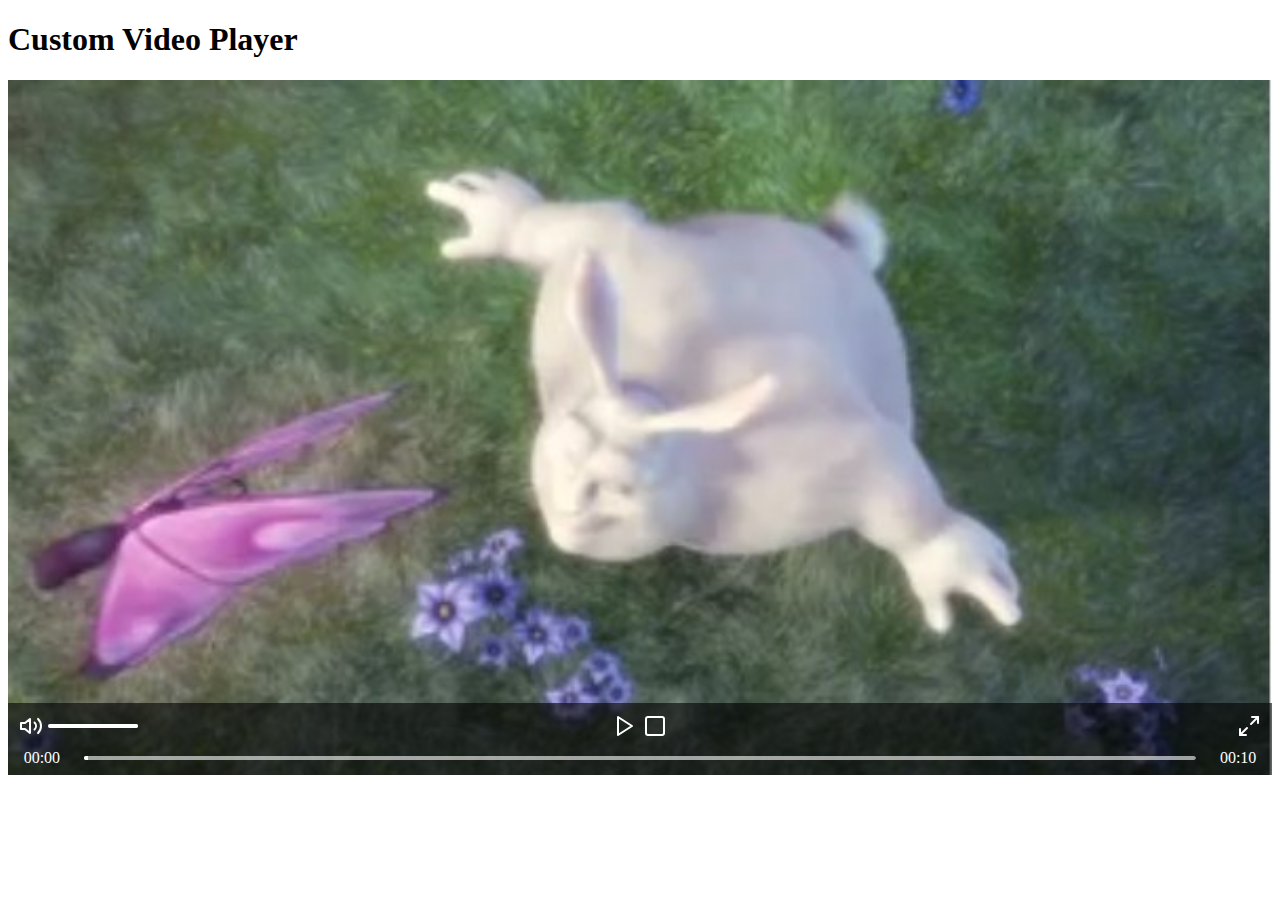
<file: 01.custom-video-player/index.html>
<!DOCTYPE html>
<html lang="en">
<head>
    <meta charset="UTF-8">
    <meta name="viewport" content="width=device-width, initial-scale=1, shrink-to-fit=no">
    <link rel="stylesheet" href="styles/styles.css">
    <title>Custom Video Player</title>
</head>
<body>
<section>
    <h1>Custom Video Player</h1>
    <div id="video-wrapper"></div>
</section>

<script src="scripts/video.js"></script>
<script src="scripts/index.js"></script>

</body>
</html>
</file>
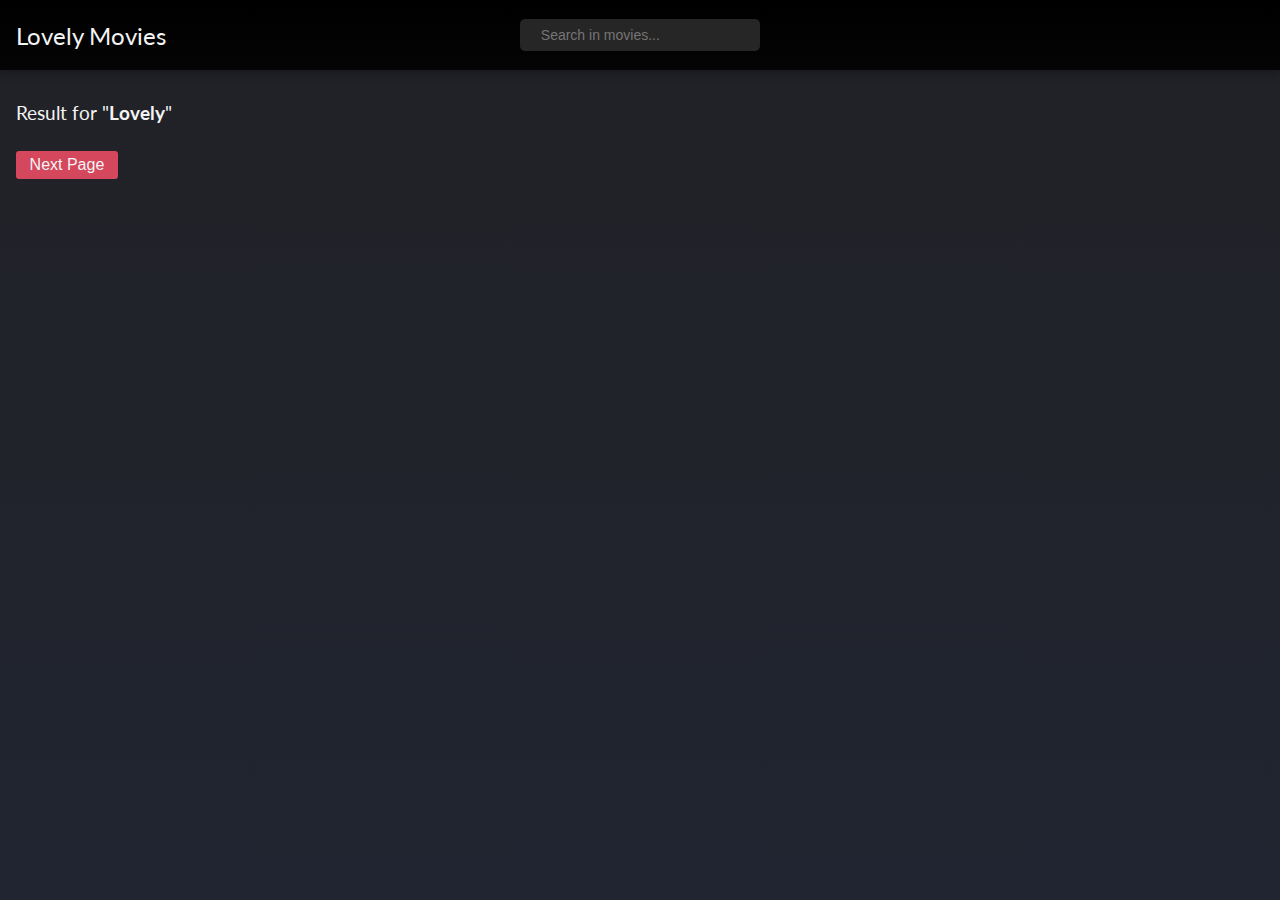
<file: 02.lovely-movies/index.html>
<!DOCTYPE html>
<html lang="en">
<head>
    <meta charset="UTF-8">
    <meta name="viewport" content="width=device-width, initial-scale=1, shrink-to-fit=no">
    <link href="https://fonts.googleapis.com/css?family=Lato:300,400,400i,700&display=swap" rel="stylesheet">
    <link rel="stylesheet" href="styles/styles.css">
    <title>Lovely Movies</title>
    <!--    http://www.omdbapi.com/?s=irishman&apiKey=3ef4ab9e -->
</head>
<body>
<header class="main-header">
    <h1 class="main-header__branding">Lovely Movies</h1>
    <div class="main-header__search">
        <span class="loader"></span>
        <input type="search" placeholder="Search in movies..."
               autocomplete="off" id="search">
    </div>
</header>
<main class="content">
    <section class="content__result">
        <h3>Result for "<strong id="search-trend">Lovely</strong>"&nbsp;<span id="page-number"></span></h3>
        <span class="loader"></span>
        <div class="content__result__list" id="result-wrapper"></div>
        <button class="content__result__next-btn" id="next-btn">Next Page</button>
    </section>
    <section class="movie-details" id="id-details-wrapper">
        <span class="movie-details__close">×</span>
    </section>
</main>
<footer class="main-footer"></footer>
<script src="scripts/services.js"></script>
<script src="scripts/index.js"></script>
</body>
</html>
</file>
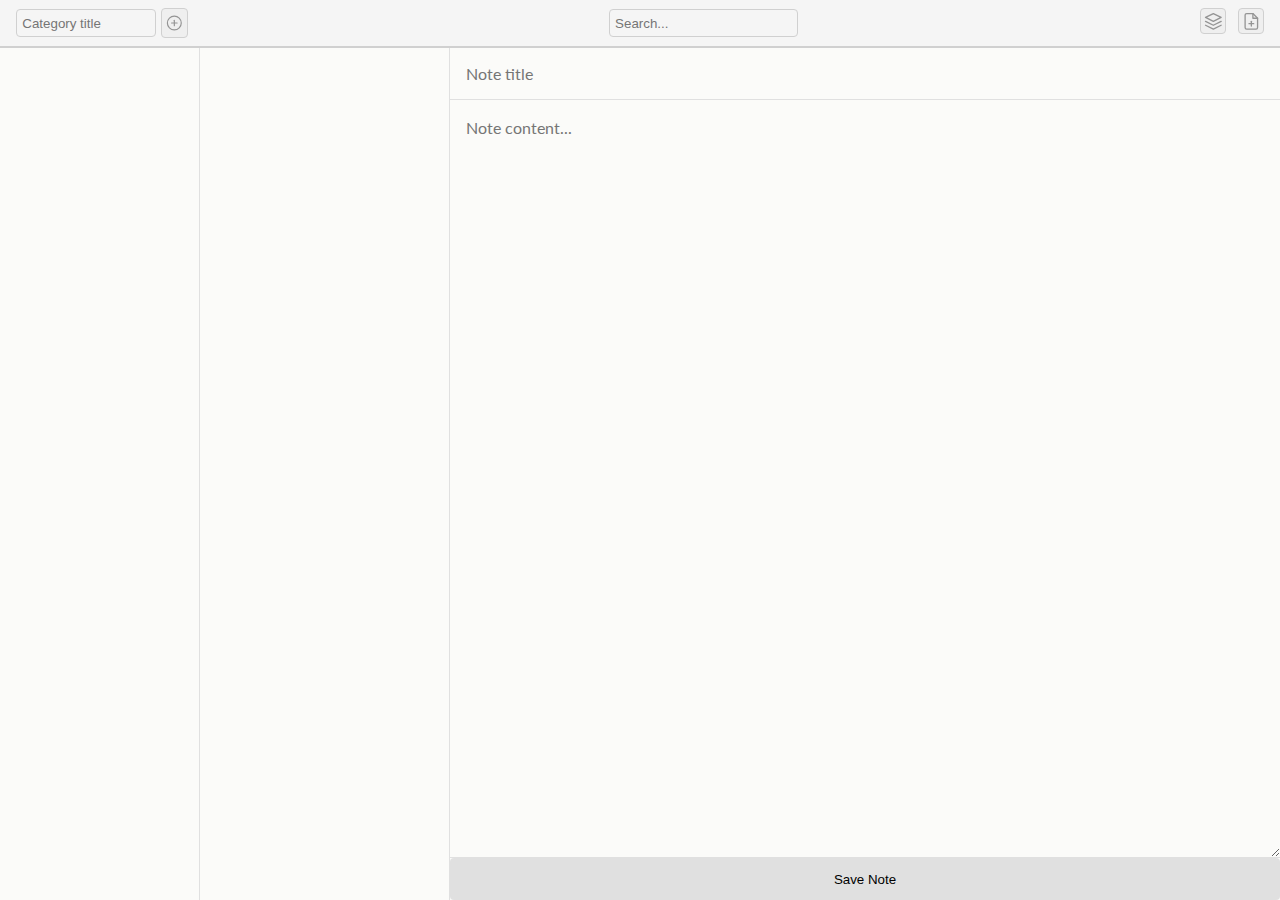
<file: 03.notes-app/index.html>
<!DOCTYPE html>
<html lang="en">
<head>
    <meta charset="UTF-8">
    <meta name="viewport" content="width=device-width, initial-scale=1, shrink-to-fit=no">
    <link rel="stylesheet" href="styles/styles.css">
    <link href="https://fonts.googleapis.com/css?family=Lato:300,400,400i,700&display=swap" rel="stylesheet">
    <title>Notes App</title>
</head>
<body>
<div id="note-app">
    <header class="toolbox">
        <form id="add-category-form">
            <div class="input-field">
                <input type="text" placeholder="Category title">
            </div>
            <button type="submit"
                    class="icon-button toolbox__btn"
                    title="Add New Category">
                <svg viewBox="0 0 24 24" fill="none" stroke="currentColor"
                     stroke-width="2" stroke-linecap="round" stroke-linejoin="round">
                    <circle cx="12" cy="12" r="10"></circle>
                    <line x1="12" y1="8" x2="12" y2="16"></line>
                    <line x1="8" y1="12" x2="16" y2="12"></line>
                </svg>
            </button>
        </form>

        <div class="input-field">
            <span class="icon"></span>
            <input type="search" placeholder="Search..." id="search-input">
        </div>

        <div class="actions">
            <button class="icon-button toolbox__btn"
                    title="Show All Notes"
                    id="show-all-notes">
                <svg viewBox="0 0 24 24" fill="none" stroke="currentColor"
                     stroke-width="2" stroke-linecap="round" stroke-linejoin="round">
                    <polygon points="12 2 2 7 12 12 22 7 12 2"></polygon>
                    <polyline points="2 17 12 22 22 17"></polyline>
                    <polyline points="2 12 12 17 22 12"></polyline>
                </svg>

            </button>
            <button class="icon-button toolbox__btn"
                    title="Add New Note"
                    id="new-note-btn">
                <svg viewBox="0 0 24 24" fill="none" stroke="currentColor"
                     stroke-width="2" stroke-linecap="round" stroke-linejoin="round">
                    <path d="M14 2H6a2 2 0 0 0-2 2v16a2 2 0 0 0 2 2h12a2 2 0 0 0 2-2V8z"></path>
                    <polyline points="14 2 14 8 20 8"></polyline>
                    <line x1="12" y1="18" x2="12" y2="12"></line>
                    <line x1="9" y1="15" x2="15" y2="15"></line>
                </svg>
            </button>
        </div>
    </header>
    <main>
        <section id="categories-list"></section>

        <section id="notes-list"></section>

        <section id="note-editor">
            <form id="note-add-edit-form">
                <input type="text" name="note-title"
                       autocomplete="off"
                       placeholder="Note title"/>
                <textarea name="note-content" id="note-content" placeholder="Note content..."></textarea>
                <button type="submit">Save Note</button>
            </form>
        </section>

    </main>
</div>
<script src="scripts/note.js"></script>
<script src="scripts/note-dom-helper.js"></script>
<script src="scripts/index.js"></script>
</body>
</html>
</file>
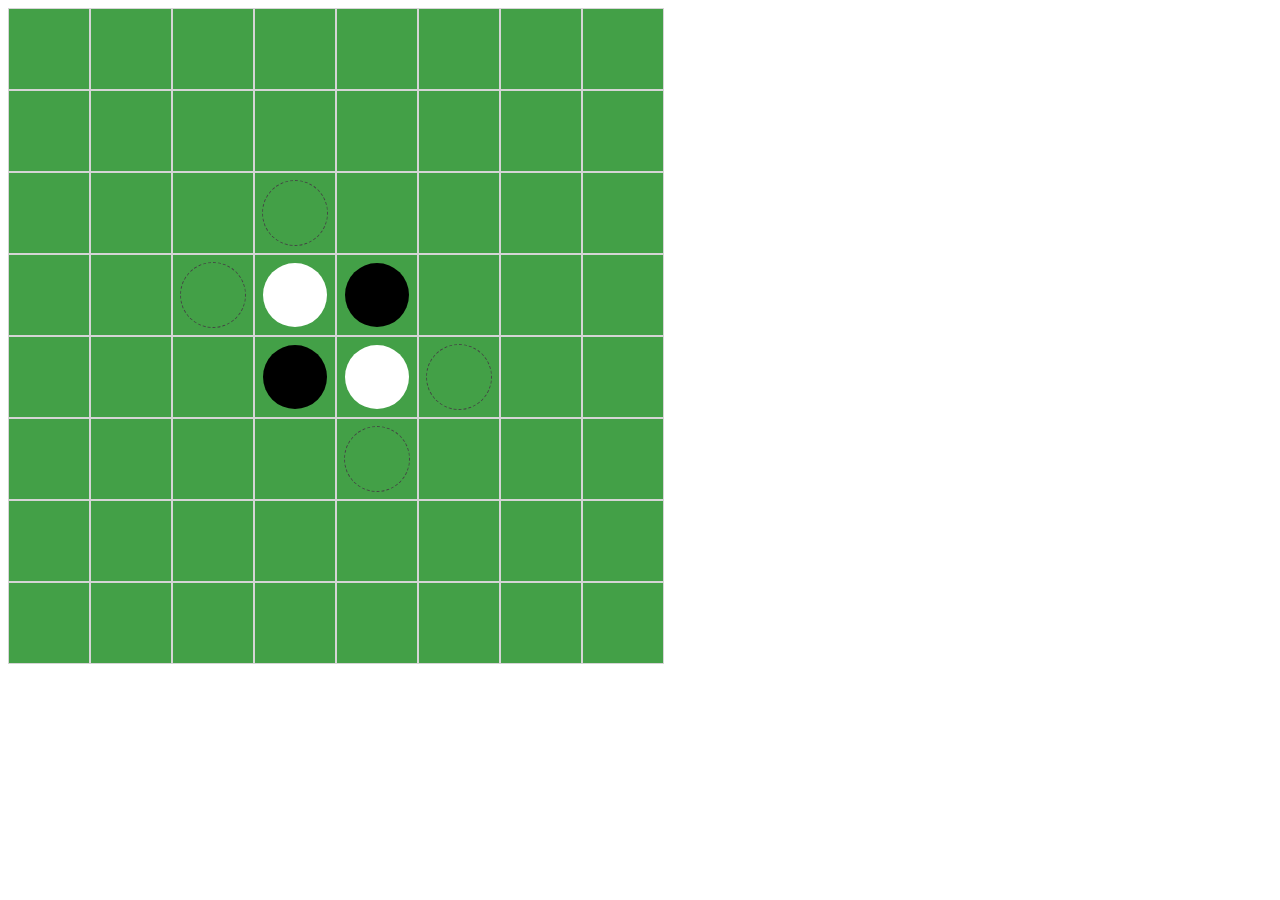
<file: 04.othello-board-game/index.html>
<!DOCTYPE html>
<html lang="en">
<head>
    <meta charset="UTF-8">
    <meta name="viewport" content="width=device-width, initial-scale=1, shrink-to-fit=no">
    <title>Othello Board Game</title>
</head>
<body>
<section>
    <div id="othello"></div>
    <div id="result"></div>

</section>
<script src="scripts/cell.js"></script>
<script src="scripts/board.js"></script>
<script src="scripts/index.js"></script>
</body>
</html>
</file>
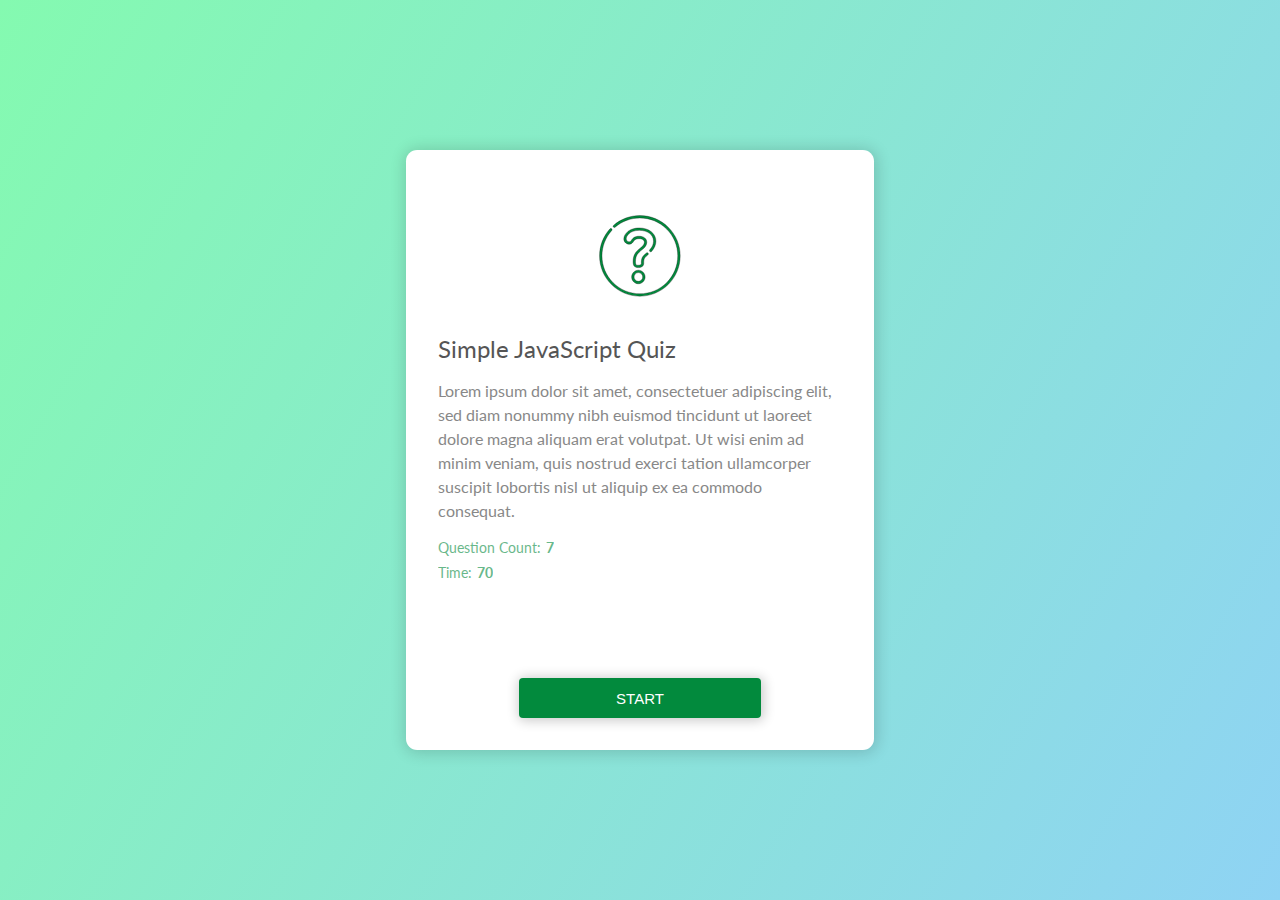
<file: 05.quiz-app/index.html>
<!DOCTYPE html>
<html lang="en">
<head>
    <meta charset="UTF-8">
    <meta name="viewport" content="width=device-width, initial-scale=1, shrink-to-fit=no">
    <link href="https://fonts.googleapis.com/css?family=Lato:300,400,400i,700&display=swap" rel="stylesheet">
    <link rel="stylesheet" href="styles/styles.css">
    <title>Simple Quiz</title>
</head>
<body>
<div id="quiz-app">

    <section class="center-card quiz-details" id="quiz-details">
        <div class="quiz-details__question-icon">
            <svg viewBox="-10 -10 540 540" width="85px" height="85px">
                <path d="m437.019531 74.980469c-48.351562-48.351563-112.640625-74.980469-181.019531-74.980469-61.554688 0-121.039062 22.160156-167.5 62.402344-3.175781 2.75-3.519531 7.554687-.769531 10.726562 2.75 3.175782 7.550781 3.519532 10.726562.769532 43.695313-37.847657 99.644531-58.691407 157.542969-58.691407 64.316406 0 124.785156 25.046875 170.265625 70.527344s70.527344 105.949219 70.527344 170.265625-25.046875 124.785156-70.527344 170.265625-105.949219 70.527344-170.265625 70.527344-124.785156-25.046875-170.265625-70.527344-70.527344-105.949219-70.527344-170.265625c0-59.824219 22.082031-117.175781 62.183594-161.484375 2.816406-3.113281 2.574219-7.921875-.539063-10.742187-3.113281-2.816407-7.921874-2.578126-10.738281.539062-42.632812 47.109375-66.113281 108.082031-66.113281 171.6875 0 68.378906 26.628906 132.667969 74.980469 181.019531 48.351562 48.351563 112.640625 74.980469 181.019531 74.980469s132.667969-26.628906 181.019531-74.980469c48.351563-48.351562 74.980469-112.640625 74.980469-181.019531s-26.628906-132.667969-74.980469-181.019531zm0 0"/>
                <path d="m246.332031 347.125c-23.480469 0-42.585937 19.3125-42.585937 43.046875s19.105468 43.046875 42.585937 43.046875c11.527344 0 22.382813-4.585938 30.566407-12.917969 7.929687-8.074219 12.480468-19.054687 12.480468-30.128906 0-11.378906-4.511718-22.15625-12.699218-30.347656-8.191407-8.1875-18.96875-12.699219-30.347657-12.699219zm0 70.886719c-15.097656 0-27.378906-12.488281-27.378906-27.839844s12.28125-27.839844 27.378906-27.839844c15.089844 0 27.835938 12.75 27.835938 27.839844s-12.746094 27.839844-27.835938 27.839844zm0 0"/>
                <path d="m319.605469 228.371094c3.167969 2.765625 7.96875 2.4375 10.730469-.726563 18.324218-20.992187 27.617187-42.96875 27.617187-65.316406 0-23.566406-10.585937-44.929687-29.804687-60.152344-19.320313-15.300781-45.539063-23.386719-75.828126-23.386719-37.46875 0-60.644531 12.648438-73.484374 23.257813-15.527344 12.828125-24.800782 30.03125-24.800782 46.015625 0 10.390625 4.253906 19.542969 11.980469 25.773438 6.359375 5.128906 14.828125 8.070312 23.242187 8.070312 14.496094 0 20.851563-9.371094 25.957032-16.902344 6.46875-9.535156 12.574218-18.542968 35.71875-18.542968 7.933594 0 33.820312 1.710937 33.820312 23.695312 0 16.59375-15.339844 28.371094-28.875 38.761719-3.34375 2.5625-6.5 4.988281-9.445312 7.488281-15.585938 13.433594-33.480469 34.183594-33.480469 75.726562 0 23.074219 5.597656 38.445313 32.921875 38.445313 12.101562 0 21.238281-2.742187 27.15625-8.148437 4.96875-4.539063 7.597656-10.878907 7.597656-18.335938 0-22.414062 0-33.664062 22.859375-51.542969l.390625-.304687c1.007813-.785156 2.171875-1.695313 3.453125-2.730469 3.269531-2.636719 3.78125-7.421875 1.144531-10.691406-2.636718-3.269531-7.421874-3.78125-10.691406-1.144531-1.214844.980468-2.3125 1.835937-3.261718 2.578124l-.402344.3125c-27.367188 21.40625-28.699219 37.292969-28.699219 63.527344 0 3.371094 0 11.273438-19.546875 11.273438-9.546875 0-12.453125-1.996094-13.917969-3.738282-2.554687-3.035156-3.796875-9.414062-3.796875-19.5 0-35.160156 14.257813-52.1875 28.15625-64.167968 2.621094-2.222656 5.632813-4.535156 8.824219-6.984375 15.511719-11.910157 34.824219-26.734375 34.824219-50.824219 0-23.632812-19.246094-38.902344-49.03125-38.902344-31.203125 0-41.085938 14.574219-48.304688 25.214844-4.933594 7.277344-7.183594 10.230469-13.371094 10.230469-8.042968 0-20.011718-4.964844-20.011718-18.636719 0-8.878906 5.0625-22.550781 19.277344-34.292969 10.921874-9.019531 30.851562-19.777343 63.800781-19.777343 53.242187 0 90.421875 28.101562 90.421875 68.335937 0 18.5625-8.027344 37.171875-23.863282 55.316406-2.765624 3.164063-2.4375 7.964844.722657 10.726563zm0 0"/>
            </svg>
        </div>
        <h2 class="quiz-details__title"></h2>
        <p class="quiz-details__description"></p>
        <div class="quiz-details__meta --qc">
            <span>Question Count:</span><strong>--</strong>
        </div>
        <div class="quiz-details__meta --t">
            <span>Time:</span><strong>--</strong>
        </div>

        <div class="quiz-details__start-btn-wrapper">
            <button class="default-btn quiz-details__start-btn">
                Start
            </button>
        </div>
    </section>

    <section class="center-card questions-card" id="questions-card">
        <div class="questions-card__progress-wrapper">
            <span class="questions-card__q-count">Question 0/0</span>
            <span class="questions-card__remaining-time">00:00</span>
            <div class="questions-card__progress"><span class="--value"></span></div>
        </div>
        <p class="questions-card__q-title" id="question-title" data-qn="Q 1:"></p>

        <div class="question-card__options">
            <div class="question-card__option __one">
                <input type="radio" name="question-option" id="option-one" value="0"/>
                <label class="question-card__option__value" for="option-one"></label>
            </div>
            <div class="question-card__option __two">
                <input type="radio" name="question-option" id="option-two" value="1"/>
                <label class="question-card__option__value"
                       for="option-two"></label>
            </div>
            <div class="question-card__option __three">
                <input type="radio" name="question-option" id="option-three" value="2"/>
                <label class="question-card__option__value"
                       for="option-three"></label>
            </div>
            <div class="question-card__option __four">
                <input type="radio" name="question-option" id="option-four" value="3"/>
                <label class="question-card__option__value"
                       for="option-four"></label>
            </div>
        </div>

        <div class="question-card-buttons">
            <button class="default-btn question-card-buttons__stop"
                    id="stop-btn">STOP
            </button>
            <button class="default-btn question-card-buttons__next"
                    id="next-btn">NEXT
            </button>
        </div>
    </section>

    <section class="center-card result-card" id="result-card">
        <h2 class="result-card__score" id="score">0</h2>
        <strong class="result-card__score__lbl">Your Score</strong>

        <div class="result-card-buttons">
            <button class="default-btn" id="go-to-home">Go to Home</button>
        </div>
    </section>

</div>
<script src="scripts/quiz.js"></script>
<script src="scripts/elements-helper.js"></script>
<script src="scripts/index.js"></script>
</body>
</html>
</file>
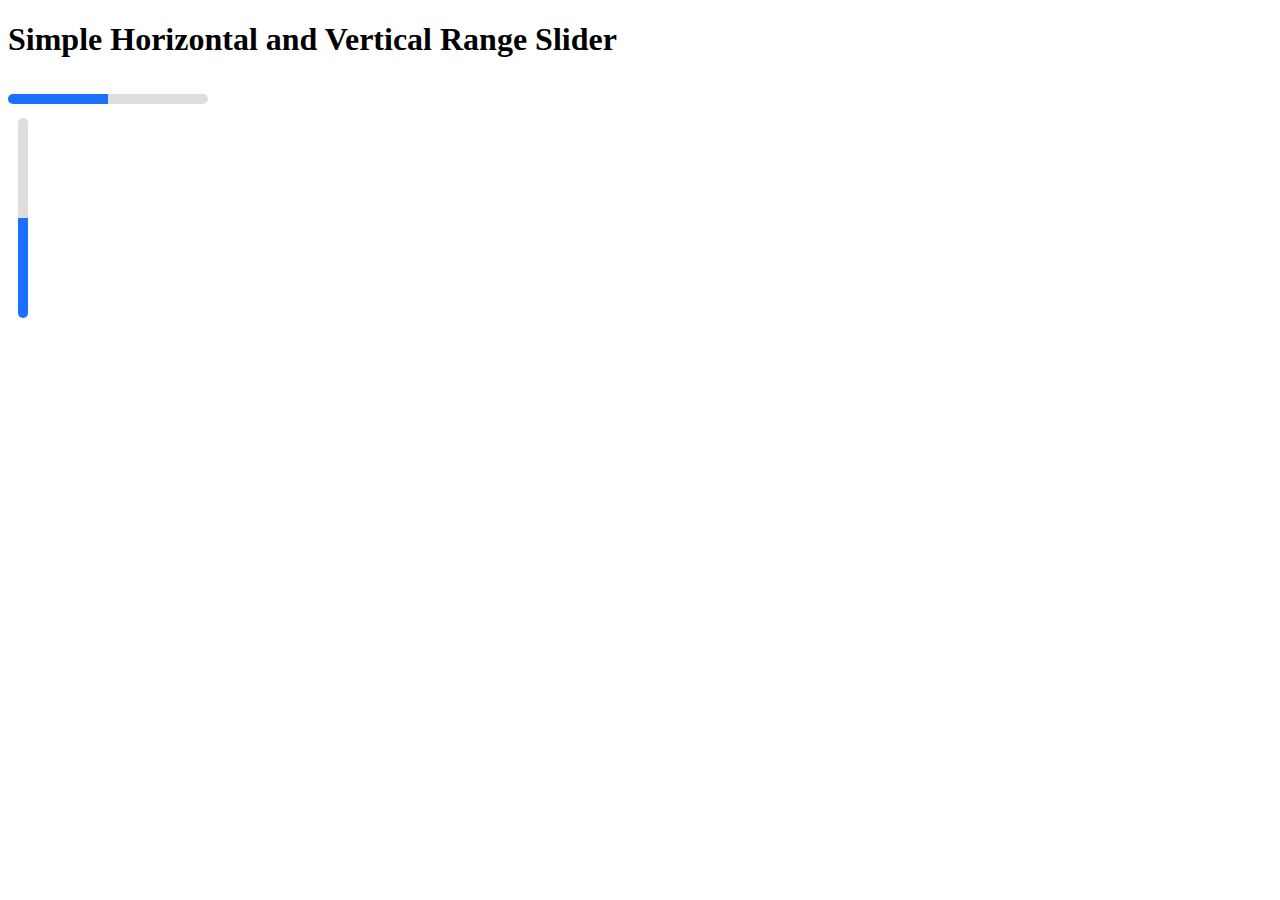
<file: 06.simple-range-slider/index.html>
<!DOCTYPE html>
<html lang="en">
<head>
    <meta charset="UTF-8">
    <meta name="viewport" content="width=device-width, initial-scale=1, shrink-to-fit=no">
    <link rel="stylesheet" href="styles/styles.css">
    <title>Simple Range</title>
</head>
<body>

<h1>Simple Horizontal and Vertical Range Slider</h1>
<div id="simple-range"></div>
<div id="simple-range-vertical"></div>
<script src="scripts/simple-range-slider.js"></script>
<script src="scripts/index.js"></script>
</body>
</html>
</file>
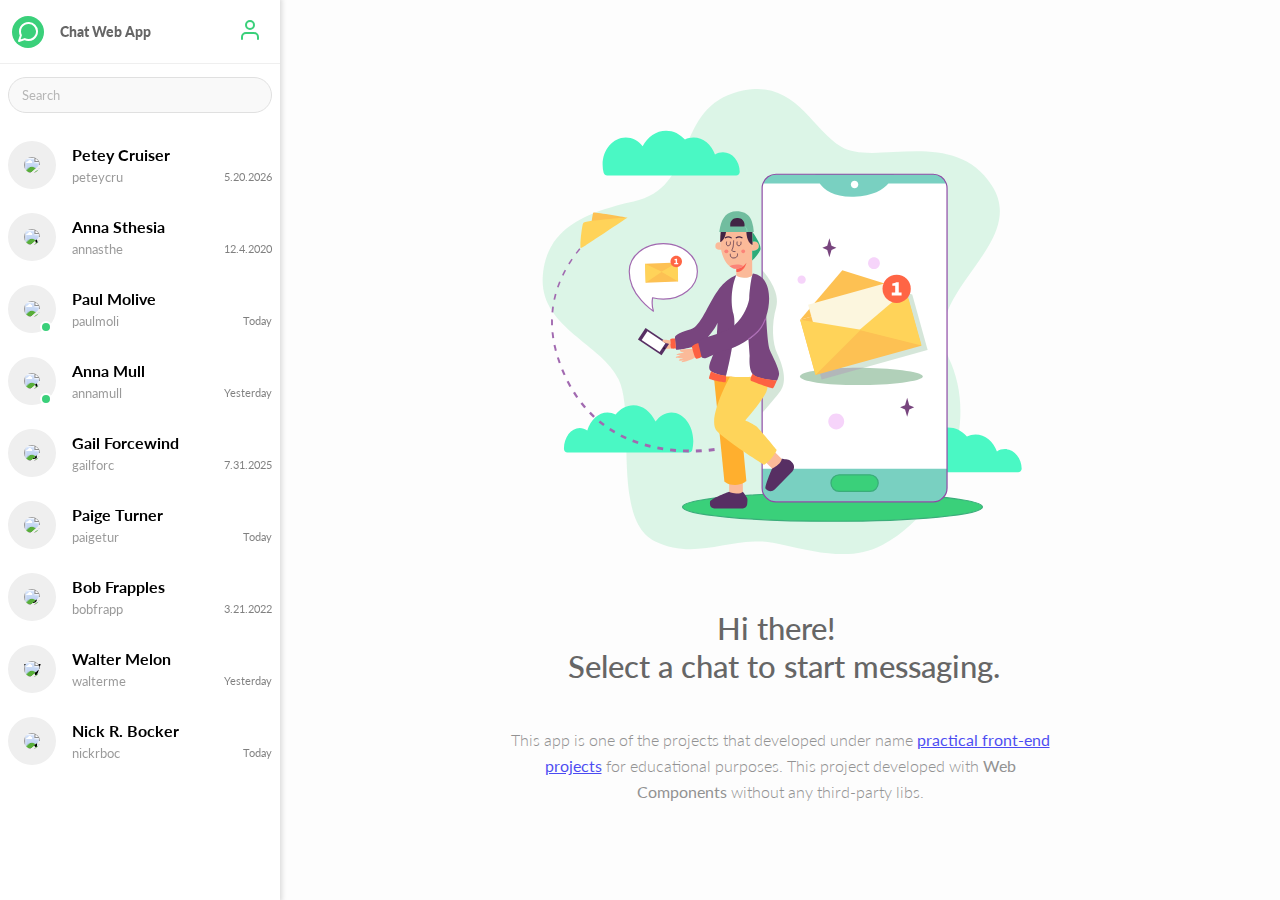
<file: 07.web-chat-app/index.html>
<!DOCTYPE html>
<html lang="en">
<head>
    <meta charset="UTF-8">
    <meta name="viewport" content="width=device-width, initial-scale=1, shrink-to-fit=no">
    <link href="https://fonts.googleapis.com/css?family=Lato:300,400,400i,700,900&display=swap" rel="stylesheet">
    <link rel="stylesheet" href="styles/styles.css">
    <title>Web Chat App</title>
</head>
<body>

<div id="chat-web-app">
    <div class="sidebar">
        <app-brand></app-brand>
        <authed-user hidden></authed-user>
        <chats-list></chats-list>
    </div>
    <chat-box hidden></chat-box>
</div>

<script src="components/component.js"></script>
<script src="scripts/recorder.js"></script>
<script src="scripts/data-factory.js"></script>
<script src="scripts/chat-app.js"></script>
<script src="components/authed-user.js"></script>
<script src="components/app-brand.js"></script>
<script src="components/chats-list.js"></script>
<script src="components/active-chat.js"></script>
<script src="components/new-message.js"></script>
<script src="components/chat-message.js"></script>
<script src="components/chat-box.js"></script>
<script src="components/chat-list-item.js"></script>
<script src="scripts/index.js"></script>
</body>
</html>
</file>
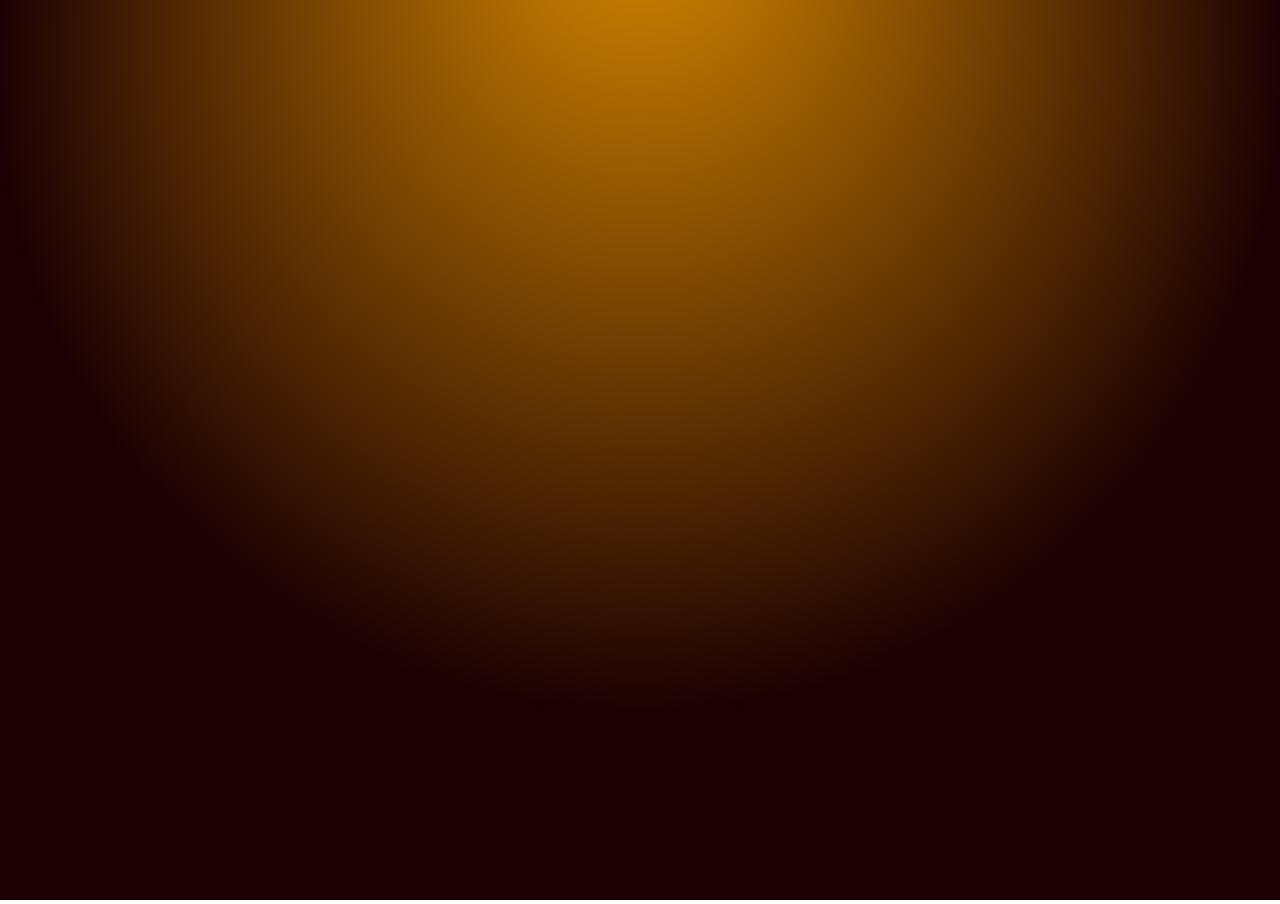
<file: 08.canvas-wallpaper/index.html>
<!DOCTYPE html>
<html lang="en">
<head>
    <meta charset="UTF-8">
    <meta name="viewport" content="width=device-width, initial-scale=1, shrink-to-fit=no">
    <link rel="stylesheet" href="styles/styles.css">
    <title>Canvas Wallpaper Tutorial</title>
</head>
<body>
<canvas id="canvas"></canvas>
<script src="scripts/circle.js"></script>
<script src="scripts/index.js"></script>
</body>
</html>
</file>
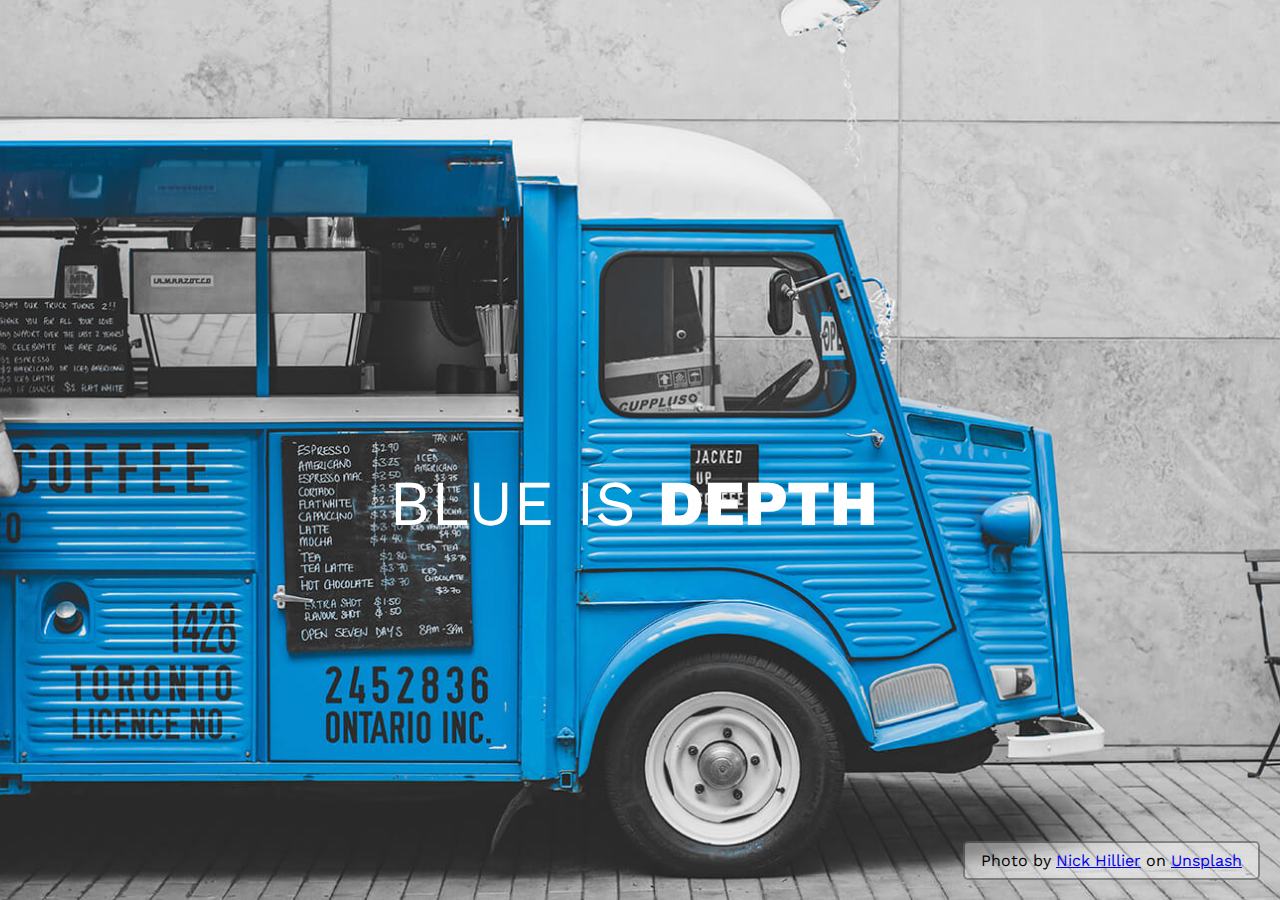
<file: 09.split-screen/index.html>
<!DOCTYPE html>
<html lang="en">

<head>
    <meta charset="UTF-8">
    <meta name="viewport" content="width=device-width, initial-scale=1.0">
    <title>Split Screen</title>
    <link rel="stylesheet" href="style/style.css">
</head>

<body>
    <div class="container">
        <div class="split left">
            <h2>
                blue is <strong>depth</strong>
            </h2>
        </div>
        <div class="split right">
            <h2>
              black is <strong>power</strong>
            </h2>
        </div>
    </div>

    <div class="credit">Photo by <a href="https://unsplash.com/@nhillier">Nick Hillier</a> on <a
            href="https://unsplash.com/">Unsplash</a></div>

    <script src="scripts/main.js"></script>
</body>

</html>
</file>
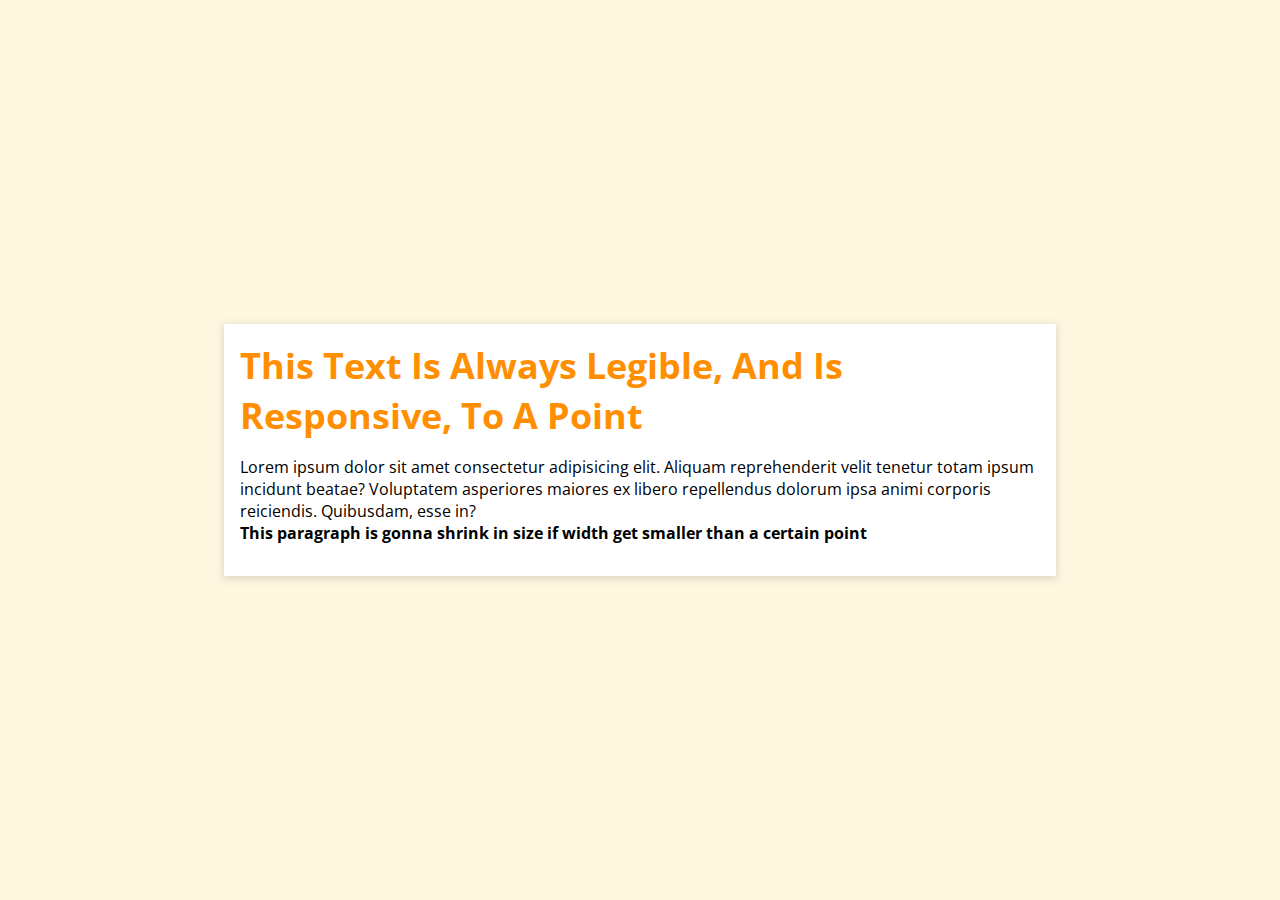
<file: 10.responsive-font-size/index.html>
<!DOCTYPE html>
<html lang="en">
  <head>
    <meta charset="UTF-8" />
    <meta name="viewport" content="width=device-width, initial-scale=1.0" />
    <title>Responsive Font Size Using min(), max()</title>
    <link rel="stylesheet" href="style/style.css" />
  </head>
  <body>
    <div class="card">
      <h1 class="card-title">
        This text is always legible, and is responsive, to a point
      </h1>
      <p>
        Lorem ipsum dolor sit amet consectetur adipisicing elit. Aliquam
        reprehenderit velit tenetur totam ipsum incidunt beatae? Voluptatem
        asperiores maiores ex libero repellendus dolorum ipsa animi corporis
        reiciendis. Quibusdam, esse in?
        <br>
        <strong>
          This paragraph is gonna shrink in size if width get smaller than a certain point
        </strong>
      </p>
    </div>
  </body>
</html>
</file>
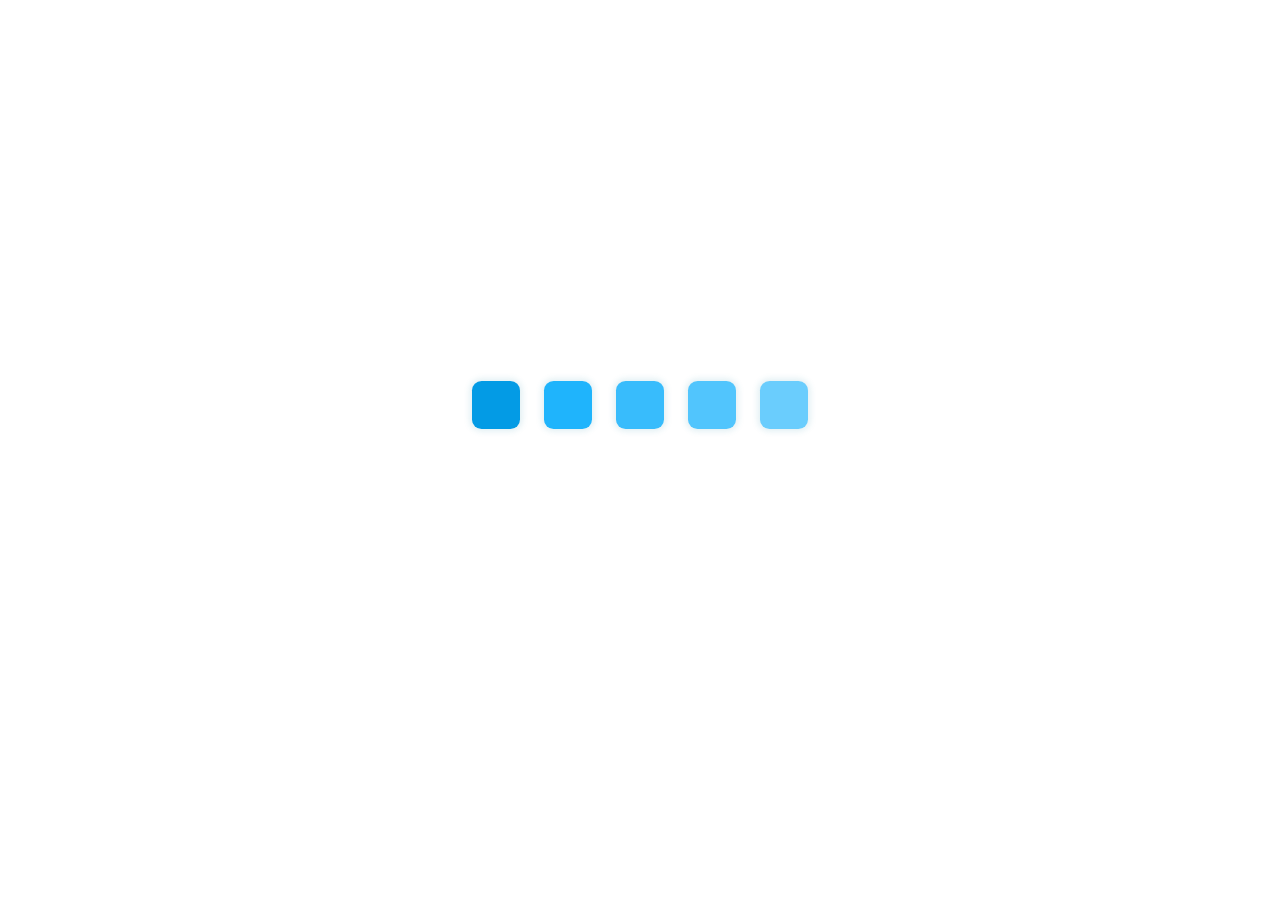
<file: 11.css-escape-loading-animation/index.html>
<!DOCTYPE html>
<html lang="en">
<head>
    <meta charset="UTF-8">
    <meta name="viewport" content="width=device-width, initial-scale=1, shrink-to-fit=no">
    <link rel="stylesheet" href="styles/styles.css">
    <title>CSS Escape Loading Animation</title>
</head>
<body>

<div class="loading-container">
    <div class="box-loading">
        <div class="box"></div>
        <div class="box"></div>
        <div class="box"></div>
        <div class="box"></div>
        <div class="box"></div>
    </div>
</div>
</body>
</html>
</file>
<file: 01.custom-video-player/styles/styles.css>
* {
    box-sizing: border-box;
}

.m-video {
    position: relative;
    display: flex;
    flex-direction: column;
    justify-content: center;
    align-items: center;

    --progress-color: red;
}

.m-video video {
    width: 100%;
    max-width: 100%;
}

.m-video video::-webkit-media-controls-enclosure,
.m-video video::-webkit-media-controls {
    display: none !important;
}

.m-video input[type="range"] {
    height: 4px;
    -webkit-appearance: none;
    outline: none;
    background: transparent;
    overflow: hidden;
    cursor: pointer;
    border-radius: 4px;
}

.m-video .v-controls {
    background: rgba(0, 0, 0, .6);
    padding: .5rem;
    color: #fff;
    display: flex;
    flex-direction: column;
    flex-wrap: nowrap;
    width: 100%;
}

.m-video .v-controls.--fs-abs,
.m-video .v-controls.--absolute {
    position: absolute;
    width: 100%;
    left: 0;
    bottom: 0;
}

.m-video.playing .v-controls.--absolute.--auto-hide,
.m-video .v-controls:not(.--absolute).--fs-abs {
    opacity: 0;
    transition: .3s;
}

.m-video .v-controls:hover.--absolute.--auto-hide,
.m-video .v-controls:hover.--fs-abs {
    opacity: 1;
}


.m-video .v-controls svg {
    width: 24px;
    height: 24px;
    fill: none;
    stroke: #fff;
    stroke-width: 2;
    stroke-linecap: round;
    stroke-linejoin: round;
}

.m-video button {
    outline: none;
    background: transparent;
    border: none;
    cursor: pointer;
    width: 30px;
    height: 30px;
    padding: 0;
    margin: 0;
    display: inline-flex;
    justify-content: center;
    align-items: center;
    box-shadow: none;
}

.m-video button:focus,
.m-video button::-moz-focus-inner {
    border: 0;
    outline: none;
}

/* Slider in Chrome, Firefox, and Opera */
.m-video input[type="range"]::-webkit-slider-runnable-track {
    background: rgba(255, 255, 255, 0.6);
    height: 4px;
    border-radius: 4px;
    border: 0;
    width: 100%;
}

.m-video input[type="range"]::-moz-range-track {
    background: rgba(255, 255, 255, 0.6);
    height: 4px;
    border-radius: 4px;
    border: 0;
    width: 100%;
}

.m-video input[type="range"]::-ms-track {
    background: rgba(255, 255, 255, 0.6);
    height: 4px;
    border-radius: 4px;
    border: 0;
    width: 100%;
}

.m-video input[type="range"]::-ms-fill-lower {
    background: var(--progress-color, red);
}

.m-video input[type="range"]::-moz-range-progress {
    background: var(--progress-color, red);
}

.m-video input[type="range"]::-webkit-slider-thumb {
    -webkit-appearance: none;
    background: var(--progress-color, red);
    width: 4px;
    height: 4px;
    margin-top: 0;
    border-radius: 50%;
    cursor: pointer;
}

.m-video input[type="range"]::-moz-range-thumb {
    -moz-appearance: none;
    background: var(--progress-color, red);
    width: 4px;
    height: 4px;
    margin-top: 0;
    border-radius: 50%;
    cursor: pointer;
}

.m-video input[type="range"]::-ms-thumb {
    background: var(--progress-color, red);
    width: 4px;
    height: 4px;
    margin-top: 0;
    border-radius: 50%;
    cursor: pointer;
}

.m-video input[type="range"]::-webkit-slider-thumb {
    box-shadow: -1200px 0 0 1200px var(--progress-color, red);
    outline: none;
    border: 0;
}

.m-video .v-controls__btns {
    display: flex;
    flex-wrap: nowrap;
    justify-content: space-between;
    align-items: center;
}

.m-video .v-controls__btns .v-controls__btns__sound {
    width: 30%;
    flex: 0 0 30%;
    display: flex;
    justify-content: flex-start;
    align-items: center;
}

.m-video .v-controls__btns .v-controls__btns__sound input[type="range"] {
    max-width: 90px;
}

.m-video .v-controls__btns .v-controls__btns_play {
    width: 40%;
    flex: 0 0 40%;
    display: flex;
    justify-content: center;
    align-items: center;
}

.m-video .v-controls__btns .v-controls__btns_fs {
    width: 30%;
    flex: 0 0 30%;
    display: flex;
    justify-content: flex-end;
}

.m-video .v-controls .v-controls__timing {
    display: flex;
    justify-content: center;
    align-items: center;
    margin-top: .5rem;
}

.m-video .v-controls .v-controls__timing input[type="range"] {
    width: 100%;
    margin: 0 1rem;
}

.m-video .v-controls .v-controls__timing span {
    text-align: center;
    width: 58px;
    display: inline-block;
}
</file>
<file: 06.simple-range-slider/styles/styles.css>
.simple-slider {
    --slider-path-diameter: 6px;
    --slider-handler-size: 14px;
    --slider-path-color: #ddd;
    --slider-progress-color: #1c70ff;
    --slider-loading-progress-color: #ccc;

    position: relative;
    display: block;
    width: 100%;
    padding: calc(8px / 1) 0;
    padding: calc(var(--slider-path-diameter, 8px) / 1) 0;
}

.simple-slider.--vertical {
    display: inline-block;
    width: auto;
    padding: 0 calc(8px / 1);
    padding: 0 calc(var(--slider-path-diameter, 8px) / 1);
}

.simple-slider__path {
    display: inline-block;
    width: 100%;
    height: 8px;
    height: var(--slider-path-diameter, 8px);
    background-color: var(--slider-path-color, #ddd);
    border-radius: 25px;
    position: relative;
    cursor: pointer;
    overflow: hidden;
}

.simple-slider.--vertical .simple-slider__path {
    height: 100%;
    width: 8px;
    width: var(--slider-path-diameter, 8px);
    margin: 0 auto;
}

.simple-slider__loading-progress,
.simple-slider__progress {
    position: absolute;
    left: 0;
    width: 0;
    height: 100%;
    background-color: var(--slider-progress-color, #1c70ff);
    max-width: 100% !important;
    z-index: 1;
}

.simple-slider.--vertical .simple-slider__loading-progress,
.simple-slider.--vertical .simple-slider__progress {
    left: unset;
    bottom: 0;
    width: 100%;
    height: 0;
}

.simple-slider__loading-progress {
    border-radius: 25px;
    z-index: 0;
    background-color: var(--slider-loading-progress-color, #ccc);
}

.simple-slider__handler {
    -webkit-box-sizing: border-box;
    box-sizing: border-box;
    width: 8px;
    width: var(--slider-path-diameter, 8px);
    height: 8px;
    height: var(--slider-path-diameter, 8px);
    background: rgba(174, 196, 221, 0.7);
    border-radius: 50%;
    position: absolute;
    top: 50%;
    left: .5%;
    margin-left: calc(8px * -.5);
    margin-left: calc(var(--slider-path-diameter, 8px) * -.5);
    margin-top: calc(8px * -.5);
    margin-top: calc(var(--slider-path-diameter, 8px) * -.5);
    cursor: pointer;
    -webkit-transition: opacity .1s, visibility .3s, -webkit-box-shadow .3s;
    transition: opacity .1s, visibility .3s, -webkit-box-shadow .3s;
    -o-transition: box-shadow .3s, opacity .1s, visibility .3s;
    transition: box-shadow .3s, opacity .1s, visibility .3s;
    transition: box-shadow .3s, opacity .1s, visibility .3s, -webkit-box-shadow .3s;
    -webkit-transform-origin: center;
    -ms-transform-origin: center;
    transform-origin: center;
    opacity: 0;
    visibility: hidden;
    z-index: 5;
}

.simple-slider.--vertical .simple-slider__handler {
    left: 50%;
    top: unset;
    bottom: 0;
    margin: 0;
    margin-left: calc(8px * -.5);
    margin-left: calc(var(--slider-path-diameter, 8px) * -.5);
    margin-bottom: calc(8px * -.5);
    margin-bottom: calc(var(--slider-path-diameter, 8px) * -.5);

}

.simple-slider:hover .simple-slider__handler,
.simple-slider.--dragging .simple-slider__handler,
.simple-slider__handler:hover {
    -webkit-box-shadow: 0 0 0 calc(var(--slider-handler-size)) rgba(174, 196, 221, 0.7);
    -ms-box-shadow: 0 0 0 calc(var(--slider-handler-size)) rgba(174, 196, 221, 0.7);
    box-shadow: 0 0 0 calc(var(--slider-handler-size)) rgba(174, 196, 221, 0.7);
    background: var(--slider-progress-color, #1c70ff);
    opacity: 1;
    visibility: visible;
    -webkit-transition: opacity .2s, visibility .2s, -webkit-box-shadow .4s;
    transition: opacity .2s, visibility .2s, -webkit-box-shadow .4s;
    -o-transition: box-shadow .4s, opacity .2s, visibility .2s;
    transition: box-shadow .4s, opacity .2s, visibility .2s;
    transition: box-shadow .4s, opacity .2s, visibility .2s, -webkit-box-shadow .4s;
}
</file>
<file: 09.split-screen/style/style.css>
@import url('https://fonts.googleapis.com/css2?family=Work+Sans:wght@400;800&display=swap');

:root {
  --hover-width: 99%;
  --other-width: 1%;
  --font-family: "Work Sans", sans-serif
}

html,
body {
  padding: 0;
  margin: 0;
  font-family: var(--font-family);
  width: 100%;
  height: 100%;
  overflow-x: hidden;
  text-decoration: none;
  box-sizing: border-box;
}

h2 {
  text-transform: uppercase;
  font-size: 4rem;
  font-weight: normal;
  color: #fff;
  position: absolute;
  left: 50%;
  top: 50%;
  transform: translate(-50%, -50%);
  white-space: nowrap;
  z-index: 1;
}
h2 strong {
    font-weight: 800;
}

.container {
  background: url("../static/img/bg-bw.jpg") no-repeat;
  background-attachment: fixed;
  background-position: center;
  background-size: cover;
  position: relative;
  width: 100%;
  height: 100%;
}

.split {
  position: absolute;
  width: 50%;
  height: 100%;
  overflow: hidden;
}

.split.left:before {
  content: "";
  position: absolute;
  background: url("../static/img/bg-colored.jpg") no-repeat;
  background-attachment: fixed;
  background-position: center;
  background-size: cover;
  top: 0;
  right: 0;
  bottom: 0;
  left: 0;
}

.split.right {
  right: 0;
}

.split.left,
.split.right {
  transition: 1000ms all ease-in-out;
}

.split.left *,
.split.right * {
  opacity: 0;
  transition: 1000ms all ease-out;
}

.hover-left .left {
  width: var(--hover-width);
}

.hover-left .left * {
  opacity: 1;
}
.hover-left .right {
  width: var(--other-width);
}

.hover-right .right {
  width: var(--hover-width);
}

.hover-right .right * {
  opacity: 1;
}

.hover-right .left {
  width: var(--other-width);
}

@media (max-width: 800px) {
  h1 {
    font-size: 2rem;
  }
}

.credit {
  position: absolute;
  bottom: 20px;
  right: 20px;
  background: rgba(255, 255, 255, 0.4);
  border: 2px solid rgba(0, 0, 0, 0.4);
  border-radius: 5px;
  color: black;
  padding: 0.5rem 1rem;
}
</file>
<file: 10.responsive-font-size/style/style.css>
@import url('https://fonts.googleapis.com/css2?family=Open+Sans:wght@400;800&display=swap');

:root {
  --body-bg: #FFF8E1;
  --title-color: #FF8F00;
}
html, body, h1, h2, h3 {
  margin: 0;
  padding: 0;
  box-sizing: border-box;
  font-family: "Open Sans", sans-serif;
}
body {
  background-color: var(--body-bg);
  height: 100vh;
  display: flex;
  align-items: center;
  padding: 0 2rem;
}
.page-title {
  margin: 2rem 0;
  text-align: center;
}
.card {
  width: 800px;
  max-width: 100rem;
  padding: 1rem;
  background-color: white;
  box-shadow: 0 2px 8px 1px rgba(0,0,0,0.15);
  margin: 0 auto;
}
.card-title {
  color: var(--title-color);
  text-transform: capitalize;
  font-size: max(2.85vw, 1.5rem);
}
p {
  font-size: min(2vw, 1rem);
}
</file>
<file: 02.lovely-movies/styles/styles.css>
/** Simple Reset - START */
html {
    box-sizing: border-box;
    font-size: 16px;
    overflow-x: hidden;
}

*, *:before, *:after {
    box-sizing: inherit;
}

body, h1, h2, h3, h4, h5, h6, p, ol, ul {
    margin: 0;
    padding: 0;
    font-weight: normal;
}

ol, ul {
    list-style: none;
}

img {
    max-width: 100%;
    height: auto;
}


/** Global Styles - START */
body {
    margin: 0;
    padding: 0;
    opacity: 0;
    transition: .8s;
    background: rgb(33, 34, 38);
    background: linear-gradient(180deg, rgba(33, 34, 38, 1) 0%, rgba(33, 37, 49, 1) 100%) no-repeat;
    color: #f4f4f4;
    min-height: 100vh;
    font-family: 'Lato', sans-serif;

    --header-height: 70px;
    --footer-height: 0px;
    --result-grid-column: 5;
    --poster-height: calc(100vw / 4);
}

body.loaded {
    opacity: 1;
}

body .loader {
    opacity: 0;
    visibility: hidden;
}

body.loading .loader {
    opacity: 1;
    visibility: visible;
}

/** Animations - START **/
@keyframes loader-anim {
    to {
        transform: rotate(360deg);
    }
}

/** Header - START **/
.main-header {
    padding: 1rem;
    background: rgb(0, 0, 0);
    background: linear-gradient(180deg, rgba(0, 0, 0, 1) 0%, rgba(4, 4, 4, 1) 100%) no-repeat;
    display: flex;
    justify-content: flex-start;
    align-items: center;
    box-shadow: 0 1px 10px 2px rgba(0, 0, 0, 0.3);
    height: 70px;
}

.main-header__branding {
    flex: 0 0 160px;
    font-size: 24px;
}

.main-header__search {
    width: calc(100% - 320px);
    flex: 0 0 calc(100% - 320px);
    text-align: center;
    position: relative;
}

.main-header__search .loader {
    position: absolute;
    top: calc(50% - 6px);
    margin-left: 4px;
    width: 12px;
    height: 12px;
    border-radius: 50%;
    border: 2px solid #888;
    border-left-color: transparent;
    animation: loader-anim 1s linear infinite;
}

.main-header__search input[type="search"] {
    background: #262626;
    min-width: 240px;
    padding: .5rem 1.3rem;
    border-radius: 5px;
    border: none;
    outline: none;
    color: #999;
    font-size: 14px;
}

.main-header__search input[type="search"]::-webkit-search-cancel-button {
    cursor: pointer;
}


/** Main Content - START **/
main.content {
    padding: 2rem 1rem 0 1rem;
    display: flex;
    min-height: calc(100% - var(--header-height, 70px) - var(--footer-height, 0px));
    position: relative;
}

.content__result {
    width: 100%;
    display: inline-block;
    position: relative;
}

.content__result .loader {
    position: absolute;
    display: inline-block;
    margin: 2rem 1rem;
    width: 36px;
    height: 36px;
    border-radius: 50%;
    border: 2px solid #888;
    border-left-color: transparent;
    animation: loader-anim 1s linear infinite;
}

.content__result__next-btn {
    background: #d5475d;
    border: none;
    color: #f4f4f4;
    outline: none;
    padding: .3rem .85rem;
    border-radius: 3px;
    font-size: 16px;
    cursor: pointer;
    margin-bottom: 1rem;
}

.content__result__list {
    display: flex;
    flex-wrap: wrap;
    justify-content: flex-start;
    align-items: flex-start;
    margin-top: 1.7rem;
}

.movie-details {
    display: none;
    width: 0;
    position: sticky;
    top: 0;
    height: 100vh;
    overscroll-behavior: contain;
    overflow-x: hidden;
    overflow-y: auto;
    margin-right: -1rem;
    margin-left: 1rem;
    margin-top: 48px;
    padding: 1rem;
    background: #040404;
    box-shadow: 0 1px 10px 2px rgba(0, 0, 0, 0.3);
}

.movie-details.--visible {
    width: 50%;
    flex: 0 0 50%;
    display: block;
}

.movie-details__close {
    width: 32px;
    height: 32px;
    display: flex;
    justify-content: center;
    align-items: center;
    cursor: pointer;
    background: rgba(255, 255, 255, 0.1);
    border-radius: 50%;
    color: #fff;
    font-size: 18px;
    position: absolute;
    left: 1rem;
    top: 1rem;
    z-index: 100;
    transition: .3s;
}

.movie-details__close:hover {
    background: rgba(255, 255, 255, 0.2);

}

.movie-details__inner.--no-poster figure {
    display: none;
}

.movie-details__inner .loader {
    position: absolute;
    left: 0;
    top: 0;
    width: 100%;
    height: 100%;
    background: #000000b3;
    z-index: 100;
    display: flex;
    justify-content: center;
    align-items: center;
}

.movie-details__inner .loader:after {
    content: "Loading...";
    display: block;
    text-align: center;
    position: absolute;
    top: 10%;
}

.movie-details__poster {
    overflow: hidden;
    width: calc(100% + 2rem);
    height: 50vh;
    background-color: #313030;
    background-repeat: no-repeat;
    background-position: center;
    background-size: contain;
    margin-top: -1rem;
    margin-left: -1rem;
}

.movie-details__title {
    margin: 1rem 0;
}

.movie-details__inner.--no-poster .movie-details__title {
    margin-top: 2rem;
}

.movie-details__title h2 {
    display: inline-block;
}

.movie-details__rating {
    display: inline-block;
    background: rgba(255, 255, 255, 0.2);
    padding: 2px 6px;
    font-size: 14px;
    border-radius: 3px;
    margin-left: 1rem;
    font-weight: bold;
    color: #e4ae17;
}

.movie-details__meta {
    display: block;
    margin-bottom: 1rem;
    color: #999999;
    line-height: 22px;
}

.movie-details__meta .--label {
    font-weight: bold;
    color: #aaa;
    margin-right: .2rem;
}

.no-content-placeholder {
    display: block;
    width: 100%;
    color: #999;
    font-size: 18px;
}

/** Movie Item - START **/
.movie-item {
    width: calc((100% - (var(--result-grid-column, 2) * .5rem)) / var(--result-grid-column, 3));
    flex: 0 0 calc((100% - (var(--result-grid-column, 2) * 0.5rem)) / var(--result-grid-column, 3));
    margin: 0 .5rem 1.5rem 0;
    cursor: pointer;
    padding: .5rem;
}

.movie-item:not(.--in-details):hover {
    transition: all .3s;
    transform: translateY(-3px);
}

.movie-item.--in-details {
    background: #37466d;
    border-radius: 5px;
}

.movie-item:nth-child(5) {
    margin-right: 0;
}

.movie-item__poster {
    box-shadow: 0 1px 10px 2px rgba(0, 0, 0, 0.3);
    border-radius: 5px;
    overflow: hidden;
    width: 100%;
    height: var(--poster-height, 200px);
    margin: 0;
    background-color: #313030;
    background-repeat: no-repeat;
    background-position: center;
    background-size: cover;
    position: relative;
}

.movie-item__poster:before {
    content: "Poster Not Found!";
    display: flex;
    justify-content: center;
    align-items: center;
    color: #999999;
    height: 100%;
    font-size: 14px;
    opacity: .5;
    font-weight: normal;
}

.movie-item__title {
    font-size: 18px;
    margin: .6rem 0 .3rem;
}

.movie-item__meta {
    display: block;
    font-size: 14px;
    color: #999;
}

.movie-item__meta__imdb-link a {
    display: inline-block;
    color: #999;
    text-decoration: none;
}

.movie-item__meta__imdb-link a:hover {
    text-decoration: underline;
}
</file>
<file: 03.notes-app/styles/styles.css>
/** Simple Reset - START */
html {
    box-sizing: border-box;
    font-size: 16px;
    overflow-x: hidden;
}

*, *:before, *:after {
    box-sizing: inherit;
}

body, h1, h2, h3, h4, h5, h6, p, ol, ul {
    margin: 0;
    padding: 0;
    font-weight: normal;
}

ol, ul {
    list-style: none;
}

img {
    max-width: 100%;
    height: auto;
}

/** Global - START */

body {
    font-family: 'Lato', sans-serif;
}

#note-app {
    position: absolute;
    width: 100%;
    height: 100%;
    background: #fbfbf9;
    display: flex;
    flex-direction: column;
}

#note-app main {
    position: relative;

    flex-grow: 1;
    display: grid;
    grid-template-columns: 200px 250px auto;
    grid-template-rows: calc(100vh - 3em);
    grid-template-areas: "categories notes editor";
}

.custom-radio {
    position: relative;
}

.custom-radio:hover {
    cursor: pointer;
}

.custom-radio input[type="radio"] {
    display: none;
}

.custom-radio label {
    cursor: pointer;
    display: block;
    padding: .5em 2.5em .5em .75em;
}

.custom-radio:hover label {
    background-color: rgba(239, 187, 0, 0.08);
}

.custom-radio input[type="radio"]:checked ~ label {
    background-color: #f5eea9;
}

.input-field {
    background-color: transparent;
    display: flex;
    justify-content: flex-start;
    align-items: center;
}

.input-field input {
    background-color: transparent;
    outline: none;
    box-shadow: none;
    padding: .4em;
    border: 1px solid #d0d0d0;
    border-radius: .3em;
    max-width: 100%;
}

.input-field input:focus {
    background-color: #e2e0e0;
}

.icon-button {
    background-color: #efefef;
    width: 1.75em;
    border-radius: .3em;
    outline: none;
    cursor: pointer;
    display: inline-flex;
    padding: .2em;
    box-shadow: none;
    border: 1px solid #d0d0d0;
}

.icon-button > svg {
    pointer-events: none;
    stroke: #949494;
    width: 100%;
    stroke-width: 1.7;
}

.icon-button:hover {
    background-color: #e0e0e0;
}

.content-placeholder {
    font-size: 16px;
    color: #aaa;
}

/** Toolbox - START */
.toolbox {
    height: 3em;
    display: flex;
    justify-content: space-between;
    padding: .5rem 1rem;
    border-bottom: 2px solid #d0d0d0;
    background: #f5f5f5;
}

#add-category-form {
    display: flex;
    margin-right: 1.7em;
}

#add-category-form .input-field {
    max-width: 140px;
}

#add-category-form button {
    width: 2em;
    padding: 0 .3em;
    margin-left: .4em;
}

.toolbox__btn {
    width: 26px;
    margin-left: .5rem;
}

/** Categories List - START */
#categories-list {
    grid-area: categories;
    overflow-y: auto;
    border-right: 1px solid #e0e0e0;
    padding: .25em;
}

.category-item {
    border-bottom: 1px solid #dfdfdf;
}

.category-item .icon-button {
    position: absolute;
    top: 50%;
    right: .5em;
    transform: translateY(-50%);
    visibility: hidden;
    opacity: 0;
    transition: all .1s ease-in;
}

.category-item .icon-button:nth-of-type(2) {
    right: 2.5em;
}

.category-item:hover .icon-button {
    visibility: visible;
    opacity: 1;
}

/** Notes List - START */
#notes-list {
    grid-area: notes;
    overflow-y: auto;
    border-right: 1px solid #e0e0e0;
    padding: .25em;
}

.note-item {
    border-bottom: 1px solid #dfdfdf;
}

.note-item .icon-button {
    position: absolute;
    top: 50%;
    right: .5em;
    transform: translateY(-50%);
    visibility: hidden;
    opacity: 0;
    transition: all .1s ease-in;
}

.note-item:hover .icon-button {
    visibility: visible;
    opacity: 1;
}

.note-item__title {
    display: block;
    margin-bottom: .3em;
}

.note-item__subtitle {
    display: block;
    color: #888;
    font-size: 14px;
}

.note-item__datetime {
    display: block;
    color: #888;
    font-size: 12px;
    margin-top: .3em;
}

/** Editor - START */
#note-editor {
    grid-area: editor;
}

#note-add-edit-form {
    display: flex;
    flex-direction: column;
    height: 100%;
}

#note-add-edit-form input,
#note-add-edit-form textarea {
    border: none;
    border-bottom: 1px solid #e0e0e0;
    background-color: transparent;
    padding: 1em;
    box-shadow: none;
    outline: none;
}

#note-add-edit-form input {
    font-size: 16px;
    font-family: 'Lato', sans-serif;
}

#note-add-edit-form textarea {
    flex-grow: 1;
    min-width: 100%;
    max-width: 100%;
    font-size: 16px;
    line-height: 24px;
    font-family: 'Lato', sans-serif;
}

#note-add-edit-form textarea:focus,
#note-add-edit-form input:focus {
    background-color: #f5f5f5;
}

#note-add-edit-form button {
    background: #e0e0e0;
    box-shadow: none;
    border: none;
    padding: 1em;
    border-radius: .3em;
    cursor: pointer;
}

#note-add-edit-form button:hover {
    background-color: #d5d5d5;
}


/** Alert Box - START */
.alert-box {
    position: fixed;
    width: 100%;
    height: 100%;
    z-index: 5;
    background: rgba(0, 0, 0, 0.5);
    display: flex;
    justify-content: center;
    align-items: center;
    padding: 1em;
    visibility: hidden;
    opacity: 0;
    transition: all .1s ease-in;
}

.alert-box.visible {
    visibility: visible;
    opacity: 1;
}

.alert-box__inner {
    padding: 1em;
    background: #fff;
    border-radius: .5em;
    width: 100%;
    max-width: 360px;
}

.alert-box__header {
    margin-bottom: 1rem;
    font-size: 16px;
    font-weight: bold;
    text-align: left;
}

.alert-box__message {
    margin: 1rem 0;
    text-align: left;
    font-size: 16px;
    color: #888;
}

.alert-box__ok {
    float: right;
    background: #e0e0e0;
    box-shadow: none;
    border: none;
    padding: .5em 1em;
    border-radius: .3em;
    cursor: pointer;
}

.alert-box__ok:hover {
    background-color: #d5d5d5;
}
</file>
<file: 05.quiz-app/styles/styles.css>
/** Simple Reset - START */
html {
    box-sizing: border-box;
    font-size: 16px;
    overflow-x: hidden;
}

*, *:before, *:after {
    box-sizing: inherit;
}

body, h1, h2, h3, h4, h5, h6, p, ol, ul {
    margin: 0;
    padding: 0;
    font-weight: normal;
}

ol, ul {
    list-style: none;
}

img {
    max-width: 100%;
    height: auto;
}

/** Global - START */
body {
    font-family: 'Lato', sans-serif;
}

#quiz-app {
    position: fixed;
    left: 0;
    top: 0;
    height: 100vh;
    width: 100vw;
    background-image: linear-gradient(120deg, #84fab0 0%, #8fd3f4 100%);
    padding: 1rem;
    display: flex;
    justify-content: center;
    align-items: center;
    flex-wrap: wrap;
}

.center-card {
    height: 100%;
    width: 100%;
    max-width: 468px;
    max-height: 600px;
    overflow-y: auto;
    background: #fff;
    border-radius: .7rem;
    box-shadow: 1px 1px 15px 2px rgba(0, 0, 0, 0.16);
    padding: 2rem;
    visibility: hidden;
    opacity: 0;
    position: absolute;
    transform-origin: top;
    transform: translateY(-150px) scale(.6);
    transition: transform .5s, opacity .7s .1s, visibility .7s .1s;
    user-select: none;
    z-index: -1;
}

.center-card.show {
    position: relative;
    transform: translateY(0px) scale(1);
    opacity: 1;
    visibility: visible;
    transition: transform .6s, opacity .7s .2s, visibility .7s .2s;
}

.default-btn {
    outline: none;
    border: none;
    background: #028a3d;
    padding: .4rem 1rem;
    border-radius: 4px;
    color: #fff;
    cursor: pointer;
    min-width: 140px;
    height: 40px;
    text-transform: uppercase;
    font-size: 15px;
    font-weight: normal;
    box-shadow: 1px 1px 12px 2px rgba(0, 0, 0, .2);
    transition: all .3s;
}

.default-btn:hover {
    box-shadow: 1px 1px 6px 2px rgba(0, 0, 0, .3);
}

.default-btn:active {
    box-shadow: 1px 1px 6px 2px rgba(0, 0, 0, .3);
    transform: scale(0.95);
}

/** Quiz Card - START */
.quiz-details {
}

.quiz-details__question-icon {
    display: block;
    margin: 2rem 1rem;
    text-align: center;
}

.quiz-details__question-icon svg {
    stroke: #000;
    stroke-width: 2px;
    fill: #028a3d;
}

.quiz-details__title {
    font-weight: normal;
    text-align: left;
    font-size: 24px;
    color: #555;
}

.quiz-details__description {
    margin-top: 1rem;
    color: #888;
    line-height: 24px;
    margin-bottom: 1rem;
}

.quiz-details__meta {
    margin-top: .5rem;
    font-size: 14px;
    opacity: 0.6;
    color: #028a3d;
}

.quiz-details__meta span {
    margin-right: .3rem;
}

.quiz-details__start-btn-wrapper {
    display: flex;
    justify-content: center;
    align-items: center;
    margin-top: 2rem;
    position: sticky;
    width: 100%;
    top: 100%;
    left: 0;
}

.quiz-details__start-btn {
    width: 60%;
    height: 40px;
}

.quiz-details__start-btn:hover {
    box-shadow: 1px 1px 6px 2px rgba(0, 0, 0, .3);
}

.quiz-details__start-btn:active {
    box-shadow: 1px 1px 6px 2px rgba(0, 0, 0, .3);
    transform: scale(0.95);
}


/** Question Card - START */
.questions-card {

}

.questions-card__progress-wrapper {
    display: flex;
    flex-wrap: wrap;
    justify-content: space-between;
    align-items: center;
    margin: .5rem 0 1rem;
    font-size: 14px;
    font-weight: bold;
}

.questions-card__progress {
    width: 100%;
    display: block;
    height: 8px;
    margin-top: .5rem;
    border-radius: 4px;
    background: #ddd;
    position: relative;
    overflow: hidden;
}

.questions-card__progress .--value {
    position: absolute;
    left: 0;
    height: 8px;
    width: 100%;
    display: inline-block;
    background: green;
    transition: all .3s;
}

.questions-card__q-title {
    font-size: 20px;
    line-height: 26px;
    font-weight: lighter;
    margin-top: 3rem;
    display: block;
    position: relative;
}

.questions-card__q-title:before {
    content: attr(data-qn);
    display: block;
    font-size: 16px;
    margin-bottom: .25rem;
    color: #bbb;
    font-weight: bold;
}

.question-card__options {
    display: flex;
    justify-content: center;
    align-items: center;
    flex-direction: column;
    margin-top: 1rem;
}

.question-card__option {
    display: block;
    margin-top: .5rem;
    border: 1px solid #ddd;
    border-radius: 5px;
    width: 100%;
    cursor: pointer;
    text-align: left;
}

.question-card__option input[type="radio"] {
    display: none;
}


.question-card__option__value {
    display: block;
    width: 100%;
    padding: 1rem 1rem 1rem 3rem;
    position: relative;
    cursor: pointer;
}

.question-card__option__value:before,
.question-card__option__value:after {
    content: '';
    display: inline-block;
    position: absolute;
    left: 1rem;
    top: calc(50% - 10px);
    width: 20px;
    height: 20px;
    border-radius: 50%;
    border: 1px solid #ddd;
}

.question-card__option__value:after {
    display: none;
    width: 14px;
    height: 14px;
    left: calc(1rem + 3px);
    top: calc(50% - 7px);
    background-color: orange;
}

.question-card__option:hover,
.question-card__option:hover .question-card__option__value:before {
    border-color: orange;
}

.question-card__option input[type="radio"]:checked ~ label:after {
    display: inline-block;
}

.question-card-buttons {
    display: flex;
    justify-content: space-between;
    align-items: center;
    margin-top: 2rem;
    position: sticky;
    width: 100%;
    top: 100%;
    left: 0;
}

.question-card-buttons__stop {
    background-color: #ec880c;
}

.questions-card.time-over .question-card-buttons__stop {
    display: none;
}

.questions-card.time-over .question-card-buttons {
    justify-content: flex-end;
}


/** Result Card - START */
.result-card {
    display: flex;
    justify-content: center;
    align-items: center;
    flex-direction: column;
}

.result-card__score {
    font-size: calc(2vw + 2vh + 7vmin);
    margin-top: 2rem;
}

.result-card__score__lbl {
    color: #888;
}

.result-card-buttons {
    display: flex;
    justify-content: center;
    align-items: center;
    margin-top: 2rem;
    position: sticky;
    width: 100%;
    top: 100%;
    left: 0;
}

.result-card-buttons button {
    background: #0880d6;
    width: 60%;
}
</file>
<file: 07.web-chat-app/styles/styles.css>
/** Simple Reset - START */
html {
    box-sizing: border-box;
    font-size: 16px;
    overflow-x: hidden;
}

*, *:before, *:after {
    box-sizing: inherit;
}

body, h1, h2, h3, h4, h5, h6, p, ol, ul {
    margin: 0;
    padding: 0;
    font-weight: normal;
}

ol, ul {
    list-style: none;
}

img {
    max-width: 100%;
    height: auto;
}

/** Global - START */

body {
    font-family: 'Lato', sans-serif;
    height: 100vh;
    max-height: 100vh;
    overflow: hidden;
}

#chat-web-app {
    position: fixed;
    height: 100vh;
    width: 100vw;
    top: 0;
    left: 0;

    display: flex;
    flex-direction: row;
}

#chat-web-app .sidebar {
    box-shadow: 0 0 5px 2px rgba(0, 0, 0, .14);
    display: flex;
    flex-direction: column;
    width: 280px;
    min-width: 280px;
    position: relative;
    z-index: 2;
}

@media screen and (max-width: 564px) {
    #chat-web-app .sidebar {
        min-width: 100%;
        background-color: #fff;
        z-index: 3;
    }

    chat-box {
        position: absolute;
        top: 0;
        left: 0;
        z-index: 2;
        background: #fff;
        width: 100%;
    }

    chat-box:not([hidden]) {
        z-index: 5;
    }
}
</file>
<file: 08.canvas-wallpaper/styles/styles.css>
/** Simple Reset - START */
html {
    box-sizing: border-box;
    font-size: 16px;
    overflow-x: hidden;
}

*, *:before, *:after {
    box-sizing: inherit;
}

body, h1, h2, h3, h4, h5, h6, p, ol, ul {
    margin: 0;
    padding: 0;
    font-weight: normal;
}

img {
    max-width: 100%;
    height: auto;
}

/** Global - START */
html {
    height: 100%;
}

body {
    height: 100%;
    width: 100%;
    max-height: 100%;
    overflow: hidden;
}

#canvas{
    width: 100%;
    height: 100%;
    background-color: #efefef;
}
</file>
<file: 11.css-escape-loading-animation/styles/styles.css>
/** Simple Reset - START */
html {
    box-sizing: border-box;
    font-size: 16px;
    overflow-x: hidden;
}

*, *:before, *:after {
    box-sizing: inherit;
}

body, h1, h2, h3, h4, h5, h6, p, ol, ul {
    margin: 0;
    padding: 0;
    font-weight: normal;
}

img {
    max-width: 100%;
    height: auto;
}

/** Animating - START */
@keyframes moving {
    0%,
    5% {
        left: 0;
        background-color: #039be5;
    }
    95%,
    100% {
        left: calc(100% - 3rem);
        background-color: #84d6fd;
    }
}

@keyframes box-2-anim {
    0% {
        transform: scale(1, 1) rotate(0deg);
        bottom: 0;
    }
    5% {
        bottom: 3rem;
    }
    15% {
        bottom: 0;
        transform: scale(1, 1) rotate(-180deg);
    }
    17.001% {
        bottom: 0;
        transform: translate(0.9rem, 0.6rem) scale(1.3, 0.6) translateY(0px) rotate(-180deg);
    }
    25% {
        bottom: 0;
        transform: scale(1, 1) rotate(-180deg);
    }
    66% {
        transform: scale(1, 1) rotate(-180deg);
        bottom: 0;
    }
    71% {
        bottom: 3rem;
    }
    81% {
        bottom: 0;
        transform: scale(1, 1) rotate(0deg);
    }
    83.001% {
        bottom: 0;
        transform: translate(-0.9rem, 0.6rem) scale(1.3, 0.6) translateY(0px) rotate(0deg);
    }
    91% {
        transform: scale(1, 1) rotate(0deg);
    }
    100% {
        transform: scale(1, 1) rotate(0deg);
    }
}

@keyframes box-3-anim {
    0% {
        transform: scale(1, 1) rotate(0deg);
        bottom: 0;
    }
    5% {
        bottom: 3rem;
    }
    15% {
        bottom: 0;
        transform: scale(1, 1) rotate(-180deg);
    }
    17.001% {
        bottom: 0;
        transform: translate(0.9rem, 0.6rem) scale(1.3, 0.6) translateY(0px) rotate(-180deg);
    }
    25% {
        bottom: 0;
        transform: scale(1, 1) rotate(-180deg);
    }
    56% {
        transform: scale(1, 1) rotate(-180deg);
        bottom: 0;
    }
    61% {
        bottom: 3rem;
    }
    71% {
        bottom: 0;
        transform: scale(1, 1) rotate(0deg);
    }
    73.001% {
        bottom: 0;
        transform: translate(-0.9rem, 0.6rem) scale(1.3, 0.6) translateY(0px) rotate(0deg);
    }
    81% {
        transform: scale(1, 1) rotate(0deg);
    }
    100% {
        transform: scale(1, 1) rotate(0deg);
    }
}

@keyframes box-4-anim {
    0% {
        transform: scale(1, 1) rotate(0deg);
        bottom: 0;
    }
    5% {
        bottom: 3rem;
    }
    15% {
        bottom: 0;
        transform: scale(1, 1) rotate(-180deg);
    }
    17.001% {
        bottom: 0;
        transform: translate(0.9rem, 0.6rem) scale(1.3, 0.6) translateY(0px) rotate(-180deg);
    }
    25% {
        bottom: 0;
        transform: scale(1, 1) rotate(-180deg);
    }
    45% {
        transform: scale(1, 1) rotate(-180deg);
        bottom: 0;
    }
    50% {
        bottom: 3rem;
    }
    60% {
        bottom: 0;
        transform: scale(1, 1) rotate(0deg);
    }
    62.001% {
        bottom: 0;
        transform: translate(-0.9rem, 0.6rem) scale(1.3, 0.6) translateY(0px) rotate(0deg);
    }
    70% {
        transform: scale(1, 1) rotate(0deg);
    }
    100% {
        transform: scale(1, 1) rotate(0deg);
    }
}

@keyframes box-5-anim {
    0% {
        transform: scale(1, 1) rotate(0deg);
        bottom: 0;
    }
    5% {
        bottom: 3rem;
    }
    15% {
        bottom: 0;
        transform: scale(1, 1) rotate(-180deg);
    }
    17.001% {
        bottom: 0;
        transform: translate(0.9rem, 0.6rem) scale(1.3, 0.6) translateY(0px) rotate(-180deg);
    }
    25% {
        bottom: 0;
        transform: scale(1, 1) rotate(-180deg);
    }
    33% {
        transform: scale(1, 1) rotate(-180deg);
        bottom: 0;
    }
    38% {
        bottom: 3rem;
    }
    48% {
        bottom: 0;
        transform: scale(1, 1) rotate(0deg);
    }
    50.001% {
        bottom: 0;
        transform: translate(-0.9rem, 0.6rem) scale(1.3, 0.6) translateY(0px) rotate(0deg);
    }
    58% {
        transform: scale(1, 1) rotate(0deg);
    }
    100% {
        transform: scale(1, 1) rotate(0deg);
    }
}

.loading-container {
    display: flex;
    justify-content: center;
    align-items: center;
    height: 90vh;
}

.box-loading {
    width: 21rem;
    height: 3rem;
    position: relative;
    margin: 0 auto;
}

.box-loading > .box {
    position: absolute;
    width: 3rem;
    height: 3rem;
    border-radius: 0.6rem;
    background-color: #007bff;
    transform-origin: -0.75rem 1.5rem;
    box-shadow: 0 0 6px 2px rgba(40, 139, 171, 0.15);
}

.box-loading > .box:nth-child(1) {
    left: 0rem;
    background-color: #06abfc;
}

.box-loading > .box:nth-child(2) {
    left: 4.5rem;
    background-color: #1fb4fc;
    animation: box-2-anim 2s infinite linear;
    animation-delay: 0.22s;
}

.box-loading > .box:nth-child(3) {
    left: 9rem;
    background-color: #38bcfc;
    animation: box-3-anim 2s infinite linear;
    animation-delay: 0.33s;
}

.box-loading > .box:nth-child(4) {
    left: 13.5rem;
    background-color: #51c5fd;
    animation: box-4-anim 2s infinite linear;
    animation-delay: 0.44s;
}

.box-loading > .box:nth-child(5) {
    left: 18rem;
    background-color: #6acdfd;
    animation: box-5-anim 2s infinite linear;
    animation-delay: 0.55s;
}

.box-loading > .box:nth-child(1) {
    background-color: #039be5;
    animation: moving 1s infinite cubic-bezier(0.6, 0, 0.4, 1) alternate;
}
</file>
